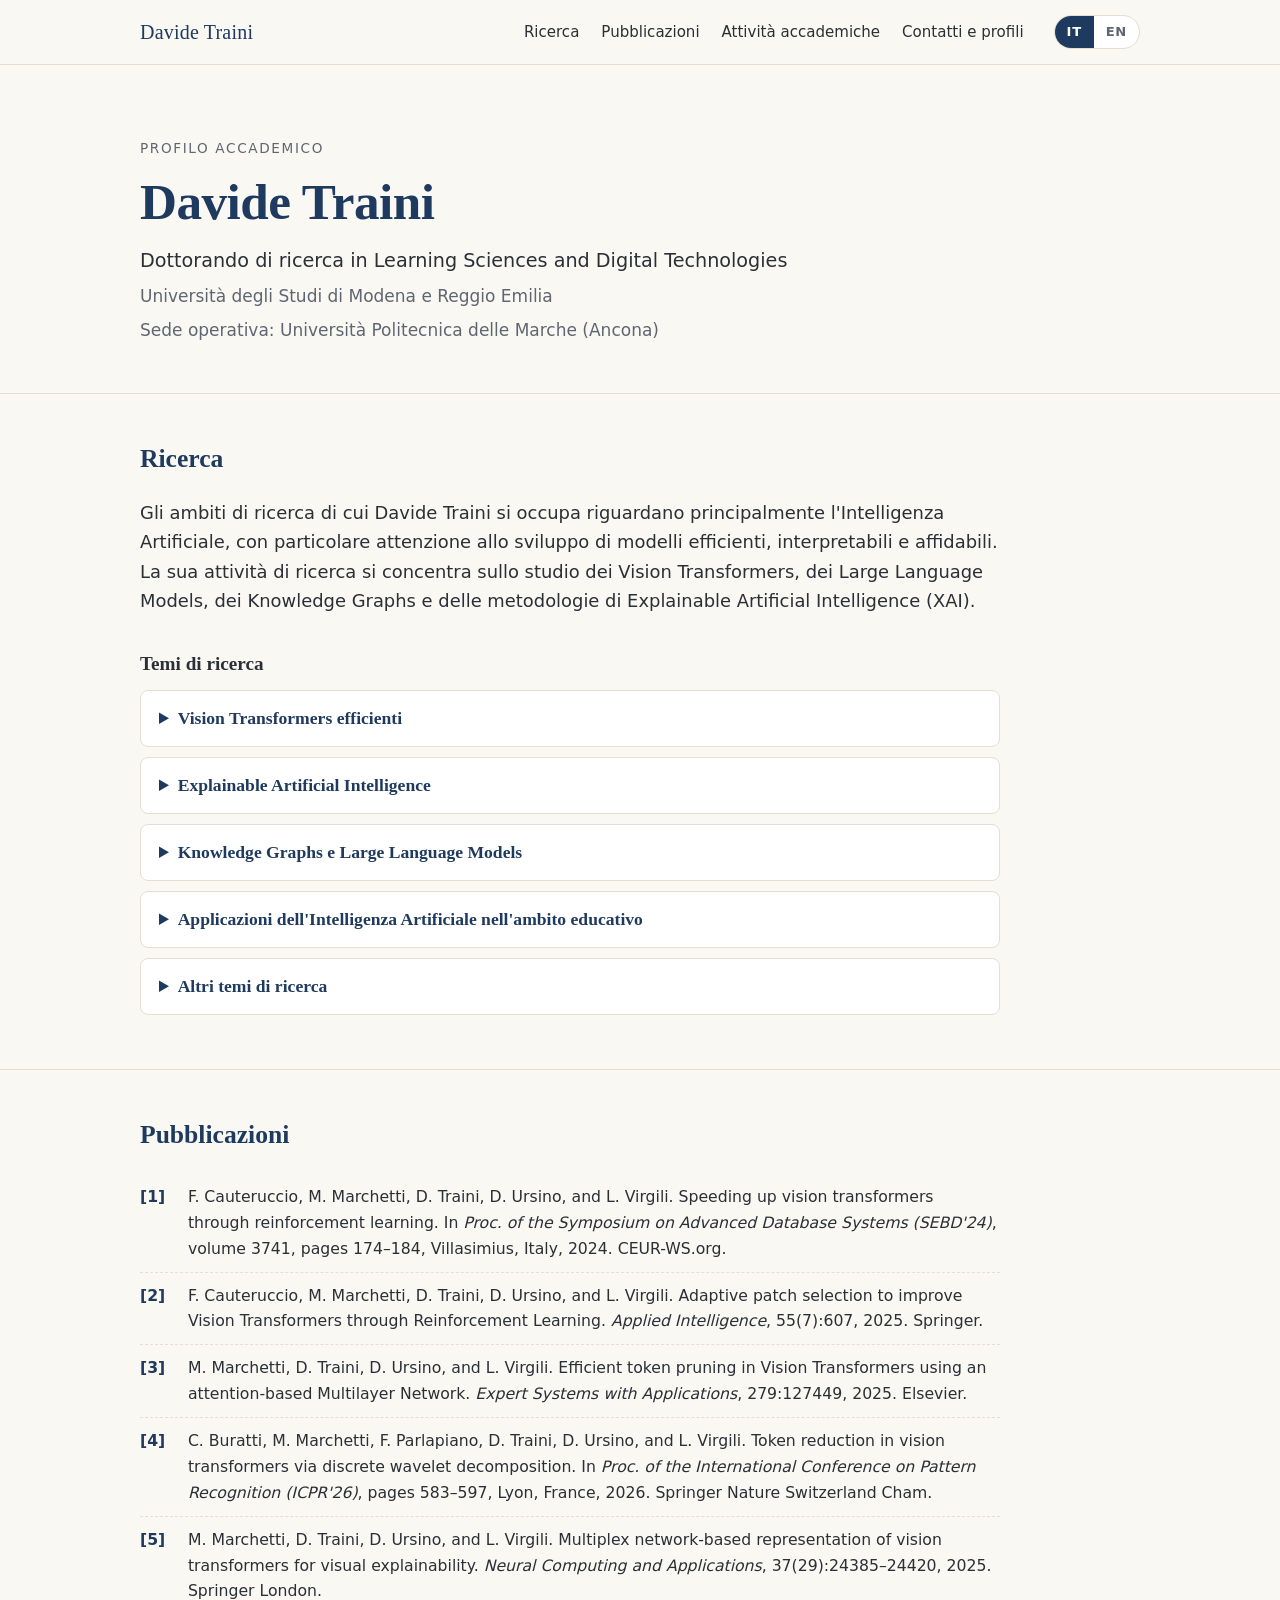
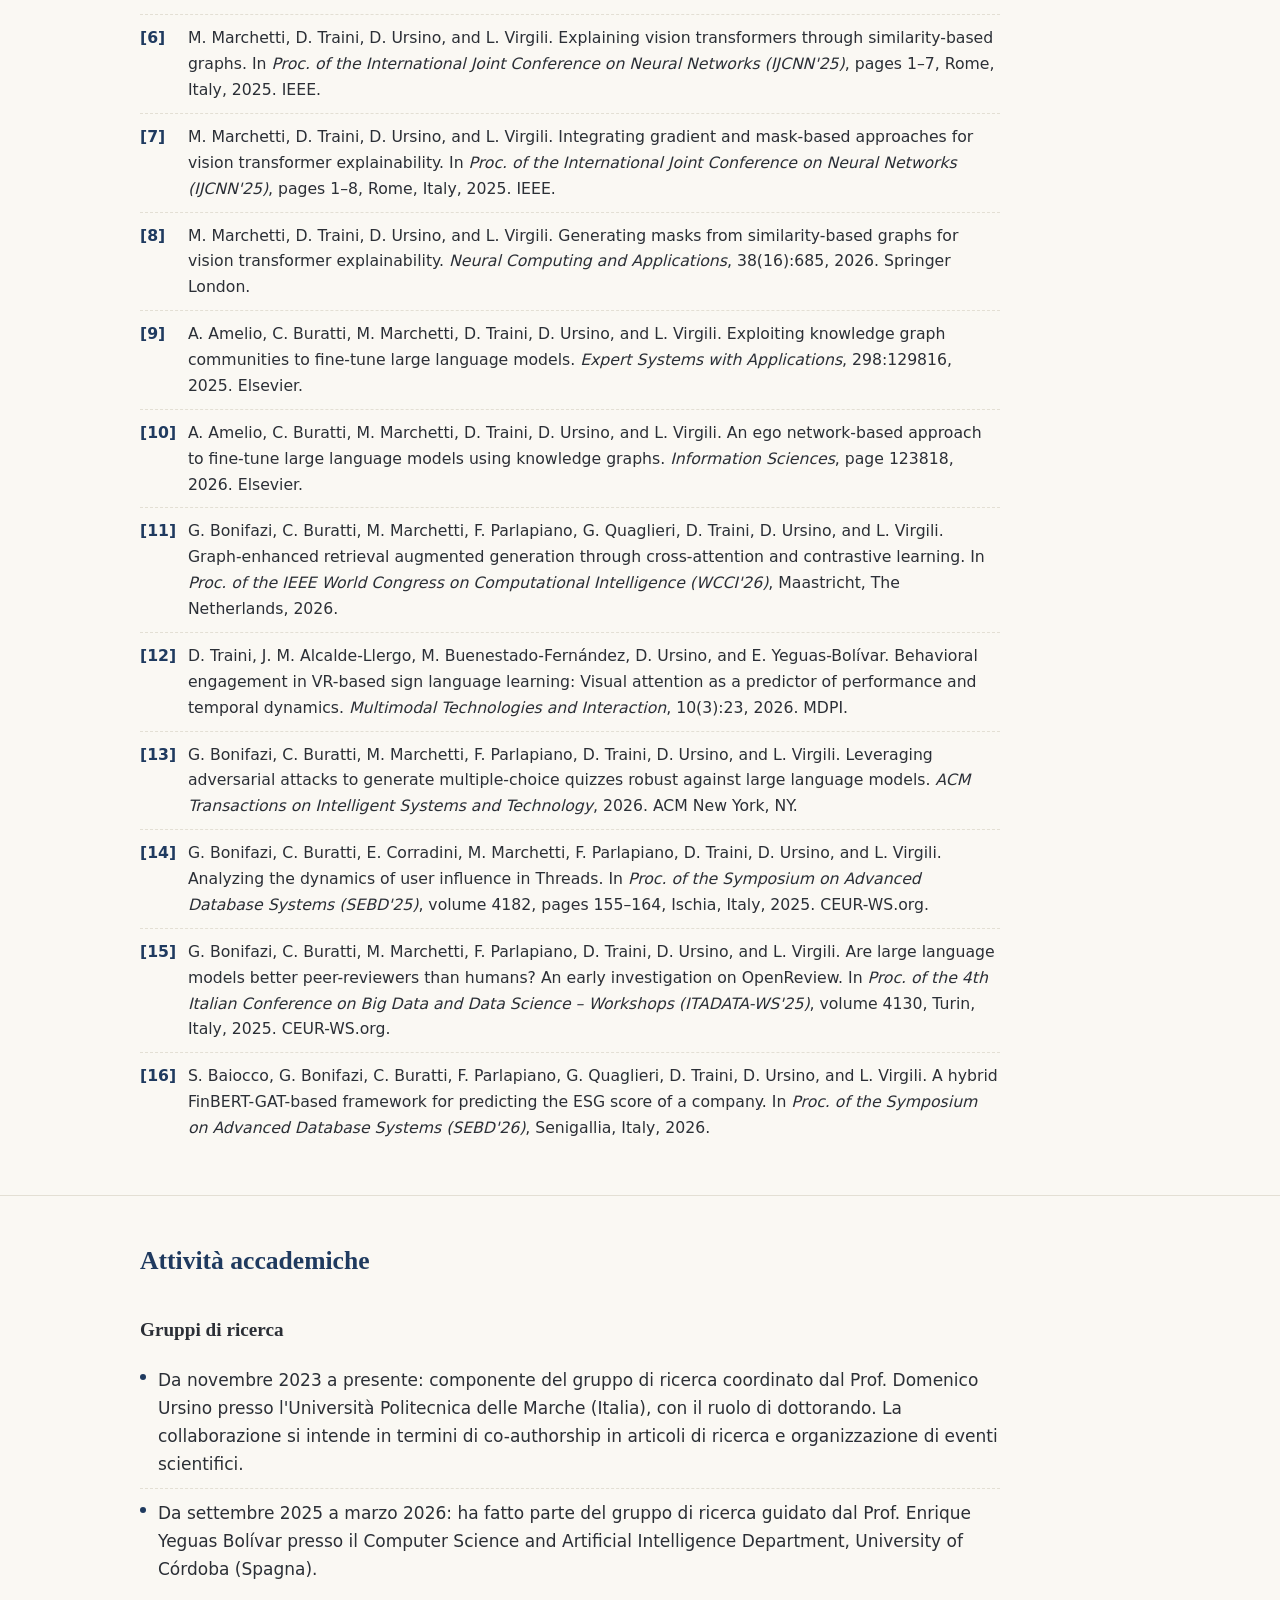
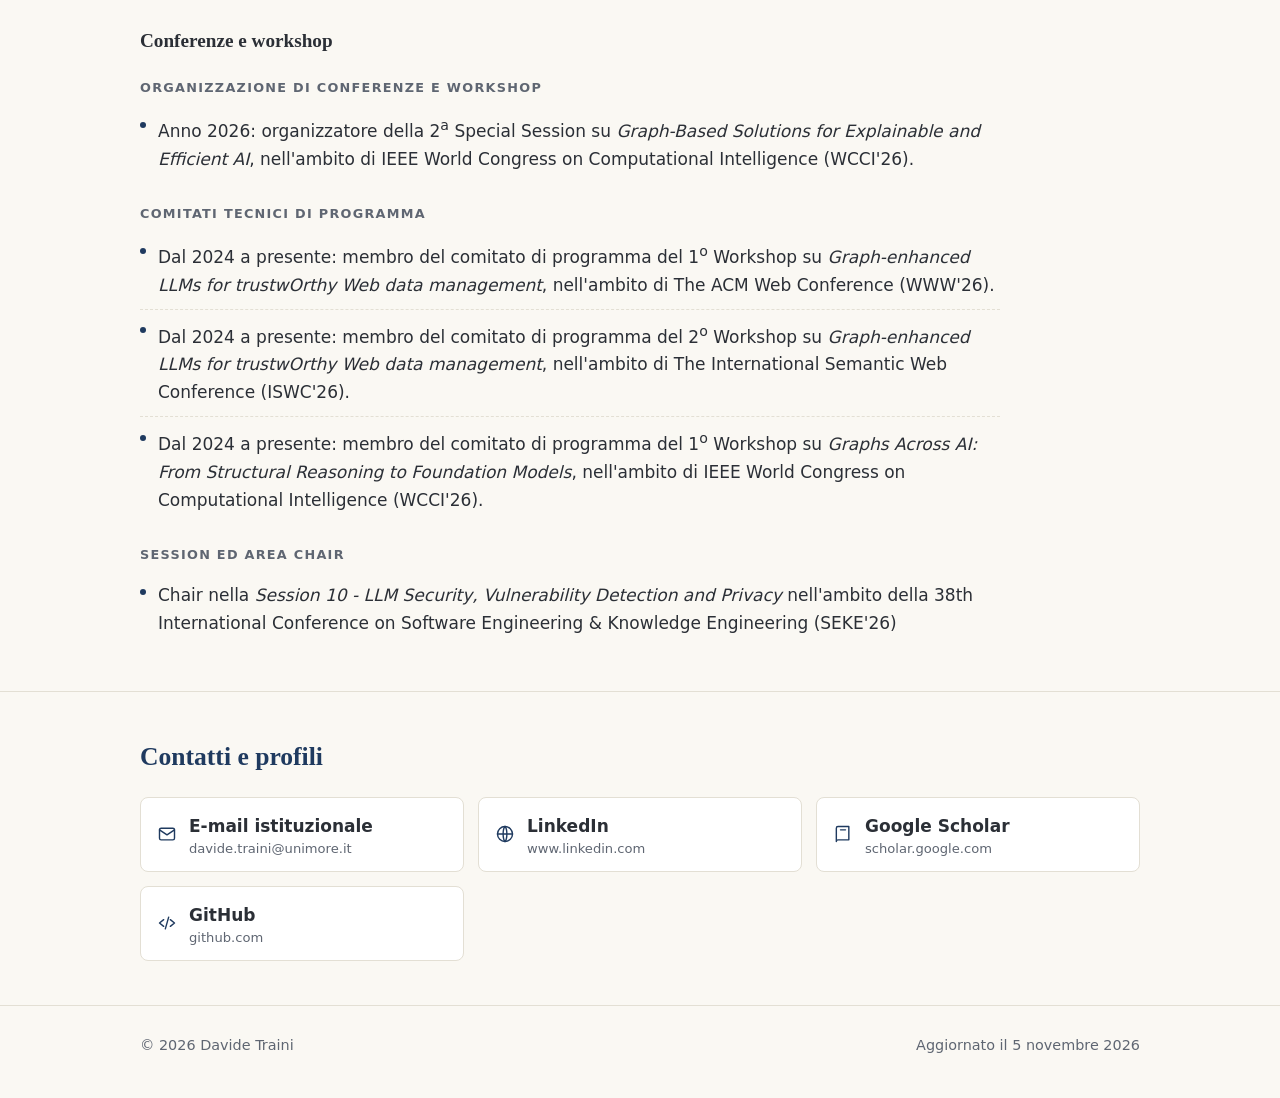
<file: index.html>
<!doctype html>
<html lang="it">
<head>
<meta charset="utf-8">
<meta name="viewport" content="width=device-width, initial-scale=1">
<title>Davide Traini — Dottorando di ricerca</title>
<meta name="description" content="Davide Traini — Dottorando di ricerca in Learning Sciences and Digital Technologies, Università degli Studi di Modena e Reggio Emilia">
<meta name="theme-color" content="#1f3a5f">
<link rel="canonical" href="https://DavideTraini.github.io/">
<link rel="alternate" hreflang="it" href="https://DavideTraini.github.io/">
<link rel="alternate" hreflang="en" href="https://DavideTraini.github.io/en/">
<link rel="alternate" hreflang="x-default" href="https://DavideTraini.github.io/">
<meta property="og:type" content="website">
<meta property="og:title" content="Davide Traini — Dottorando di ricerca">
<meta property="og:description" content="Davide Traini — Dottorando di ricerca in Learning Sciences and Digital Technologies, Università degli Studi di Modena e Reggio Emilia">
<meta property="og:url" content="https://DavideTraini.github.io/">
<link rel="icon" href="assets/favicon.svg" type="image/svg+xml">
<link rel="stylesheet" href="assets/css/style.css">
<script type="application/ld+json">{"@context": "https://schema.org", "@type": "Person", "name": "Davide Traini", "jobTitle": "Dottorando di ricerca", "affiliation": {"@type": "Organization", "name": "Università degli Studi di Modena e Reggio Emilia"}, "url": "https://DavideTraini.github.io/", "inLanguage": "it", "sameAs": ["https://www.linkedin.com/in/davide-traini-65baa5281/", "https://scholar.google.com/citations?user=O7ZSzG0AAAAJ", "https://github.com/DavideTraini"]}</script>
</head>
<body>
<a class="skip" href="#main">Vai al contenuto</a>
<header class="site-header"><div class="wrap"><a class="brand" href="index.html">Davide Traini</a><nav class="nav" aria-label="Principale"><a href="#research">Ricerca</a><a href="#publications">Pubblicazioni</a><a href="#activities">Attività accademiche</a><a href="#contact">Contatti e profili</a></nav><span class="lang" role="group" aria-label="Lingua"><a href="index.html" hreflang="it" lang="it" aria-current="true">IT</a><a href="en/index.html" hreflang="en" lang="en">EN</a></span></div></header>
<main id="main">
<section class="hero"><div class="wrap"><div class="grid"><div>
<p class="eyebrow">Profilo accademico</p><h1>Davide Traini</h1>
<p class="role">Dottorando di ricerca in Learning Sciences and Digital Technologies</p>
<p class="affil">Università degli Studi di Modena e Reggio Emilia</p>
<p class="affil">Sede operativa: Università Politecnica delle Marche (Ancona)</p>
</div></div></div></section>
<section class="block" id="research"><div class="wrap narrow"><h2>Ricerca</h2><p class="lead">Gli ambiti di ricerca di cui Davide Traini si occupa riguardano principalmente l'Intelligenza Artificiale, con particolare attenzione allo sviluppo di modelli efficienti, interpretabili e affidabili. La sua attività di ricerca si concentra sullo studio dei Vision Transformers, dei Large Language Models, dei Knowledge Graphs e delle metodologie di Explainable Artificial Intelligence (XAI).</p><h3>Temi di ricerca</h3><details class="theme"><summary>Vision Transformers efficienti</summary><div><p><strong>Sviluppo di strategie di token pruning e selezione delle componenti più informative, basate su meccanismi di attenzione o Reinforcement Learning, al fine di ridurre la complessità dei modelli preservandone le prestazioni.</strong></p><p>L'ottimizzazione dei Vision Transformer rappresenta uno dei filoni di ricerca principali di Davide Traini, motivato dall'esigenza di ridurre il costo computazionale di questi modelli senza comprometterne le prestazioni. In [<a class="cite" href="#pub-1">1</a>] viene proposto un primo approccio basato sul Reinforcement Learning per accelerare il funzionamento dei ViT, individuando dinamicamente le patch più informative da elaborare e scartando quelle ridondanti. Tale lavoro è stato successivamente esteso in [<a class="cite" href="#pub-2">2</a>], dove la selezione adattiva delle patch viene integrata in un framework più maturo, capace di adattarsi a diverse architetture e di garantire un miglior compromesso tra accuratezza e velocità di inferenza. In [<a class="cite" href="#pub-3">3</a>] il problema del token pruning viene affrontato da una prospettiva complementare, introducendo una rete multilayer basata sui pesi di attenzione per identificare i token meno rilevanti ai fini della classificazione, mostrando come la teoria delle reti possa fornire strumenti efficaci anche per l'ottimizzazione strutturale dei modelli. Il tema della riduzione dei token viene inoltre affrontato adottando strumenti propri dell'elaborazione del segnale in [<a class="cite" href="#pub-4">4</a>], dove viene proposta una tecnica basata sulla decomposizione in wavelet discrete per individuare ed eliminare i token meno informativi, offrendo così una prospettiva alternativa e complementare a quelle basate sull'attenzione o sul Reinforcement Learning.</p></div></details><details class="theme"><summary>Explainable Artificial Intelligence</summary><div><p><strong>Sviluppo di framework innovativi per analizzare il comportamento dei Vision Transformers e rendere maggiormente comprensibili le relazioni tra i token e i processi decisionali dei modelli.</strong></p><p>Parallelamente al lavoro sull'efficienza, Davide Traini ha approfondito il tema della spiegabilità dei Vision Transformer, adottando strumenti propri della Network Science. In [<a class="cite" href="#pub-5">5</a>] viene proposta una rappresentazione multiplex dei ViT, in cui le relazioni tra i token attraverso i diversi layer e le diverse teste di attenzione vengono modellate come una rete multistrato, consentendo di individuare pattern ricorrenti nel modo in cui il modello elabora l'informazione visiva. Questo filone è ulteriormente sviluppato in [<a class="cite" href="#pub-6">6</a>], dove l'attenzione viene ricondotta a un grafo di similarità tra token, sfruttato per generare spiegazioni visive delle decisioni del modello. In [<a class="cite" href="#pub-7">7</a>] tale approccio viene arricchito integrando tecniche gradient-based con metodi basati su maschere, al fine di ottenere spiegazioni più robuste e complementari rispetto a quelle ottenibili con un singolo metodo, confermando l'utilità di combinare prospettive diverse nell'analisi dell'explainability. Il filone basato sui grafi di similarità trova un ulteriore sviluppo in [<a class="cite" href="#pub-8">8</a>], dove tali grafi vengono impiegati per generare direttamente le maschere di rilevanza, rendendo il processo di produzione delle spiegazioni più diretto e maggiormente integrato con la rappresentazione strutturale del modello.</p></div></details><details class="theme"><summary>Knowledge Graphs e Large Language Models</summary><div><p><strong>Studio dell'integrazione tra rappresentazioni semantiche basate su grafi e LLM, per rendere più efficiente l'addestramento dei modelli e per migliorare le prestazioni nei sistemi RAG.</strong></p><p>Un ulteriore ambito di ricerca riguarda l'integrazione tra rappresentazioni semantiche basate su grafi e i moderni Large Language Models. In [<a class="cite" href="#pub-9">9</a>] viene proposto un metodo per sfruttare le comunità individuate all'interno di un Knowledge Graph al fine di guidare il fine-tuning di un LLM, migliorando la coerenza semantica delle risposte generate. Tale approccio viene ripreso e raffinato in [<a class="cite" href="#pub-10">10</a>], dove si introduce una strategia basata sugli ego network per selezionare in modo mirato le porzioni di conoscenza più rilevanti da utilizzare nella fase di addestramento, con l'obiettivo di rendere il processo più efficiente anche in presenza di grafi di grandi dimensioni. Nell'ottica di potenziare ulteriormente i sistemi di Retrieval-Augmented Generation, in [<a class="cite" href="#pub-11">11</a>] viene proposto un framework che integra meccanismi di cross-attention e apprendimento contrastivo con rappresentazioni a grafo, migliorando la capacità del sistema di recuperare e combinare le informazioni rilevanti durante la fase di generazione delle risposte.</p></div></details><details class="theme"><summary>Applicazioni dell&#x27;Intelligenza Artificiale nell&#x27;ambito educativo</summary><div><p><strong>Utilizzo dell'Intelligenza Artificiale per favorire l'apprendimento di studenti con bisogni educativi speciali, o come strumento a supporto degli insegnanti.</strong></p><p>Accanto ai temi più propriamente metodologici, Davide Traini si è dedicato anche ad applicazioni dell'Intelligenza Artificiale nel contesto educativo, con particolare attenzione all'inclusione. In [<a class="cite" href="#pub-12">12</a>] viene analizzato l'engagement comportamentale di studenti impegnati nell'apprendimento della lingua dei segni attraverso ambienti di realtà virtuale, utilizzando l'attenzione visiva come predittore delle prestazioni e delle dinamiche temporali di apprendimento. Tale lavoro si inserisce in un filone di ricerca più ampio volto a comprendere come le tecnologie immersive e l'Intelligenza Artificiale possano supportare studenti con bisogni educativi speciali e fornire agli insegnanti strumenti più efficaci per personalizzare i percorsi didattici. Il lavoro descritto in [<a class="cite" href="#pub-13">13</a>] si colloca invece in ambito più strettamente didattico, affrontando il problema dell'uso improprio dei Large Language Models da parte degli studenti in fase di verifica. L'obiettivo è la generazione automatica di quiz a risposta multipla realizzati sfruttando tecniche di attacco avversariale, progettati in modo da risultare difficili da risolvere correttamente per un LLM pur restando chiari e affrontabili per uno studente, così da scoraggiare il ricorso a questi strumenti per rispondere in modo scorretto alle verifiche.</p></div></details><details class="theme"><summary>Altri temi di ricerca</summary><div><p><strong>Attività di ricerca su argomenti ulteriori rispetto ai filoni principali, riguardanti l'analisi di reti sociali e l'impiego dei Large Language Models in contesti applicativi diversi da quelli sopra descritti.</strong></p><p>Accanto ai filoni di ricerca principali, Davide Traini ha condotto studi su temi ulteriori, non direttamente riconducibili alle aree precedenti. In [<a class="cite" href="#pub-14">14</a>] viene analizzata la dinamica di influenza degli utenti sulla piattaforma Threads, indagando come specifici pattern di interazione contribuiscano alla diffusione dell'informazione all'interno della rete. In [<a class="cite" href="#pub-15">15</a>] viene invece esplorata la capacità dei Large Language Models di svolgere il ruolo di revisori scientifici, confrontandone le prestazioni con quelle di revisori umani su OpenReview, un'indagine che si inserisce nel più ampio dibattito sull'affidabilità e sui limiti dell'IA generativa in compiti che richiedono giudizio critico ed esperto. Un ulteriore contributo in ambito applicativo è rappresentato da [<a class="cite" href="#pub-16">16</a>], in cui viene proposto un framework ibrido che combina un modello FinBERT con una rete Graph Attention (GAT) per la predizione del punteggio ESG (Environmental, Social and Governance) di un'azienda.</p></div></details></div></section>
<section class="block" id="publications"><div class="wrap narrow"><h2>Pubblicazioni</h2><ol class="pubs"><li id="pub-1"><span class="num">[1]</span><span>F. Cauteruccio, M. Marchetti, D. Traini, D. Ursino, and L. Virgili. Speeding up vision transformers through reinforcement learning. In <em>Proc. of the Symposium on Advanced Database Systems (SEBD&#x27;24)</em>, volume 3741, pages 174–184, Villasimius, Italy, 2024. CEUR-WS.org.</span></li><li id="pub-2"><span class="num">[2]</span><span>F. Cauteruccio, M. Marchetti, D. Traini, D. Ursino, and L. Virgili. Adaptive patch selection to improve Vision Transformers through Reinforcement Learning. <em>Applied Intelligence</em>, 55(7):607, 2025. Springer.</span></li><li id="pub-3"><span class="num">[3]</span><span>M. Marchetti, D. Traini, D. Ursino, and L. Virgili. Efficient token pruning in Vision Transformers using an attention-based Multilayer Network. <em>Expert Systems with Applications</em>, 279:127449, 2025. Elsevier.</span></li><li id="pub-4"><span class="num">[4]</span><span>C. Buratti, M. Marchetti, F. Parlapiano, D. Traini, D. Ursino, and L. Virgili. Token reduction in vision transformers via discrete wavelet decomposition. In <em>Proc. of the International Conference on Pattern Recognition (ICPR&#x27;26)</em>, pages 583–597, Lyon, France, 2026. Springer Nature Switzerland Cham.</span></li><li id="pub-5"><span class="num">[5]</span><span>M. Marchetti, D. Traini, D. Ursino, and L. Virgili. Multiplex network-based representation of vision transformers for visual explainability. <em>Neural Computing and Applications</em>, 37(29):24385–24420, 2025. Springer London.</span></li><li id="pub-6"><span class="num">[6]</span><span>M. Marchetti, D. Traini, D. Ursino, and L. Virgili. Explaining vision transformers through similarity-based graphs. In <em>Proc. of the International Joint Conference on Neural Networks (IJCNN&#x27;25)</em>, pages 1–7, Rome, Italy, 2025. IEEE.</span></li><li id="pub-7"><span class="num">[7]</span><span>M. Marchetti, D. Traini, D. Ursino, and L. Virgili. Integrating gradient and mask-based approaches for vision transformer explainability. In <em>Proc. of the International Joint Conference on Neural Networks (IJCNN&#x27;25)</em>, pages 1–8, Rome, Italy, 2025. IEEE.</span></li><li id="pub-8"><span class="num">[8]</span><span>M. Marchetti, D. Traini, D. Ursino, and L. Virgili. Generating masks from similarity-based graphs for vision transformer explainability. <em>Neural Computing and Applications</em>, 38(16):685, 2026. Springer London.</span></li><li id="pub-9"><span class="num">[9]</span><span>A. Amelio, C. Buratti, M. Marchetti, D. Traini, D. Ursino, and L. Virgili. Exploiting knowledge graph communities to fine-tune large language models. <em>Expert Systems with Applications</em>, 298:129816, 2025. Elsevier.</span></li><li id="pub-10"><span class="num">[10]</span><span>A. Amelio, C. Buratti, M. Marchetti, D. Traini, D. Ursino, and L. Virgili. An ego network-based approach to fine-tune large language models using knowledge graphs. <em>Information Sciences</em>, page 123818, 2026. Elsevier.</span></li><li id="pub-11"><span class="num">[11]</span><span>G. Bonifazi, C. Buratti, M. Marchetti, F. Parlapiano, G. Quaglieri, D. Traini, D. Ursino, and L. Virgili. Graph-enhanced retrieval augmented generation through cross-attention and contrastive learning. In <em>Proc. of the IEEE World Congress on Computational Intelligence (WCCI&#x27;26)</em>, Maastricht, The Netherlands, 2026.</span></li><li id="pub-12"><span class="num">[12]</span><span>D. Traini, J. M. Alcalde-Llergo, M. Buenestado-Fernández, D. Ursino, and E. Yeguas-Bolívar. Behavioral engagement in VR-based sign language learning: Visual attention as a predictor of performance and temporal dynamics. <em>Multimodal Technologies and Interaction</em>, 10(3):23, 2026. MDPI.</span></li><li id="pub-13"><span class="num">[13]</span><span>G. Bonifazi, C. Buratti, M. Marchetti, F. Parlapiano, D. Traini, D. Ursino, and L. Virgili. Leveraging adversarial attacks to generate multiple-choice quizzes robust against large language models. <em>ACM Transactions on Intelligent Systems and Technology</em>, 2026. ACM New York, NY.</span></li><li id="pub-14"><span class="num">[14]</span><span>G. Bonifazi, C. Buratti, E. Corradini, M. Marchetti, F. Parlapiano, D. Traini, D. Ursino, and L. Virgili. Analyzing the dynamics of user influence in Threads. In <em>Proc. of the Symposium on Advanced Database Systems (SEBD&#x27;25)</em>, volume 4182, pages 155–164, Ischia, Italy, 2025. CEUR-WS.org.</span></li><li id="pub-15"><span class="num">[15]</span><span>G. Bonifazi, C. Buratti, M. Marchetti, F. Parlapiano, D. Traini, D. Ursino, and L. Virgili. Are large language models better peer-reviewers than humans? An early investigation on OpenReview. In <em>Proc. of the 4th Italian Conference on Big Data and Data Science – Workshops (ITADATA-WS&#x27;25)</em>, volume 4130, Turin, Italy, 2025. CEUR-WS.org.</span></li><li id="pub-16"><span class="num">[16]</span><span>S. Baiocco, G. Bonifazi, C. Buratti, F. Parlapiano, G. Quaglieri, D. Traini, D. Ursino, and L. Virgili. A hybrid FinBERT-GAT-based framework for predicting the ESG score of a company. In <em>Proc. of the Symposium on Advanced Database Systems (SEBD&#x27;26)</em>, Senigallia, Italy, 2026.</span></li></ol></div></section>
<section class="block" id="activities"><div class="wrap narrow"><h2>Attività accademiche</h2><h3>Gruppi di ricerca</h3><ul class="entries"><li>Da novembre 2023 a presente: componente del gruppo di ricerca coordinato dal Prof. Domenico Ursino presso l'Università Politecnica delle Marche (Italia), con il ruolo di dottorando. La collaborazione si intende in termini di co-authorship in articoli di ricerca e organizzazione di eventi scientifici.</li><li>Da settembre 2025 a marzo 2026: ha fatto parte del gruppo di ricerca guidato dal Prof. Enrique Yeguas Bolívar presso il Computer Science and Artificial Intelligence Department, University of Córdoba (Spagna).</li></ul><h3>Conferenze e workshop</h3><h4>Organizzazione di conferenze e workshop</h4><ul class="entries"><li>Anno 2026: organizzatore della 2<sup>a</sup> Special Session su <em>Graph-Based Solutions for Explainable and Efficient AI</em>, nell'ambito di IEEE World Congress on Computational Intelligence (WCCI'26).</li></ul><h4>Comitati tecnici di programma</h4><ul class="entries"><li>Dal 2024 a presente: membro del comitato di programma del 1<sup>o</sup> Workshop su <em>Graph-enhanced LLMs for trustwOrthy Web data management</em>, nell'ambito di The ACM Web Conference (WWW'26).</li><li>Dal 2024 a presente: membro del comitato di programma del 2<sup>o</sup> Workshop su <em>Graph-enhanced LLMs for trustwOrthy Web data management</em>, nell'ambito di The International Semantic Web Conference (ISWC'26).</li><li>Dal 2024 a presente: membro del comitato di programma del 1<sup>o</sup> Workshop su <em>Graphs Across AI: From Structural Reasoning to Foundation Models</em>, nell'ambito di IEEE World Congress on Computational Intelligence (WCCI'26).</li></ul><h4>Session ed Area Chair</h4><ul class="entries"><li>Chair nella <em>Session 10 - LLM Security, Vulnerability Detection and Privacy</em> nell'ambito della 38th International Conference on Software Engineering &amp; Knowledge Engineering (SEKE'26)</li></ul></div></section>
<section class="block" id="contact"><div class="wrap"><h2>Contatti e profili</h2>
<ul class="cards">
<li class="card"><a href="&#109;&#97;&#105;&#108;&#116;&#111;&#58;&#100;&#97;&#118;&#105;&#100;&#101;&#46;&#116;&#114;&#97;&#105;&#110;&#105;&#64;&#117;&#110;&#105;&#109;&#111;&#114;&#101;&#46;&#105;&#116;"><svg viewBox="0 0 24 24" fill="none" stroke="currentColor" stroke-width="1.7" stroke-linecap="round" stroke-linejoin="round" aria-hidden="true"><rect x="3" y="5" width="18" height="14" rx="2"/><path d="m3 7 9 6 9-6"/></svg><span><span class="t">E-mail istituzionale</span><small>&#100;&#97;&#118;&#105;&#100;&#101;&#46;&#116;&#114;&#97;&#105;&#110;&#105;&#64;&#117;&#110;&#105;&#109;&#111;&#114;&#101;&#46;&#105;&#116;</small></span></a></li>
<li class="card"><a href="https://www.linkedin.com/in/davide-traini-65baa5281/" rel="me noopener"><svg viewBox="0 0 24 24" fill="none" stroke="currentColor" stroke-width="1.7" stroke-linecap="round" stroke-linejoin="round" aria-hidden="true"><circle cx="12" cy="12" r="9"/><path d="M3 12h18M12 3c3 3.2 3 14.8 0 18M12 3c-3 3.2-3 14.8 0 18"/></svg><span><span class="t">LinkedIn</span><small>www.linkedin.com</small></span></a></li>
<li class="card"><a href="https://scholar.google.com/citations?user=O7ZSzG0AAAAJ" rel="me noopener"><svg viewBox="0 0 24 24" fill="none" stroke="currentColor" stroke-width="1.7" stroke-linecap="round" stroke-linejoin="round" aria-hidden="true"><path d="M4 5a2 2 0 0 1 2-2h13v16H6a2 2 0 0 0-2 2zM4 19V5M9 7h6"/></svg><span><span class="t">Google Scholar</span><small>scholar.google.com</small></span></a></li>
<li class="card"><a href="https://github.com/DavideTraini" rel="me noopener"><svg viewBox="0 0 24 24" fill="none" stroke="currentColor" stroke-width="1.7" stroke-linecap="round" stroke-linejoin="round" aria-hidden="true"><path d="m8 8-5 4 5 4M16 8l5 4-5 4M14 5l-4 14"/></svg><span><span class="t">GitHub</span><small>github.com</small></span></a></li>
</ul></div></section>
</main>
<footer class="site-footer"><div class="wrap"><span>© 2026 Davide Traini</span><span>Aggiornato il 5 novembre 2026</span></div></footer>
</body>
</html>
</file>
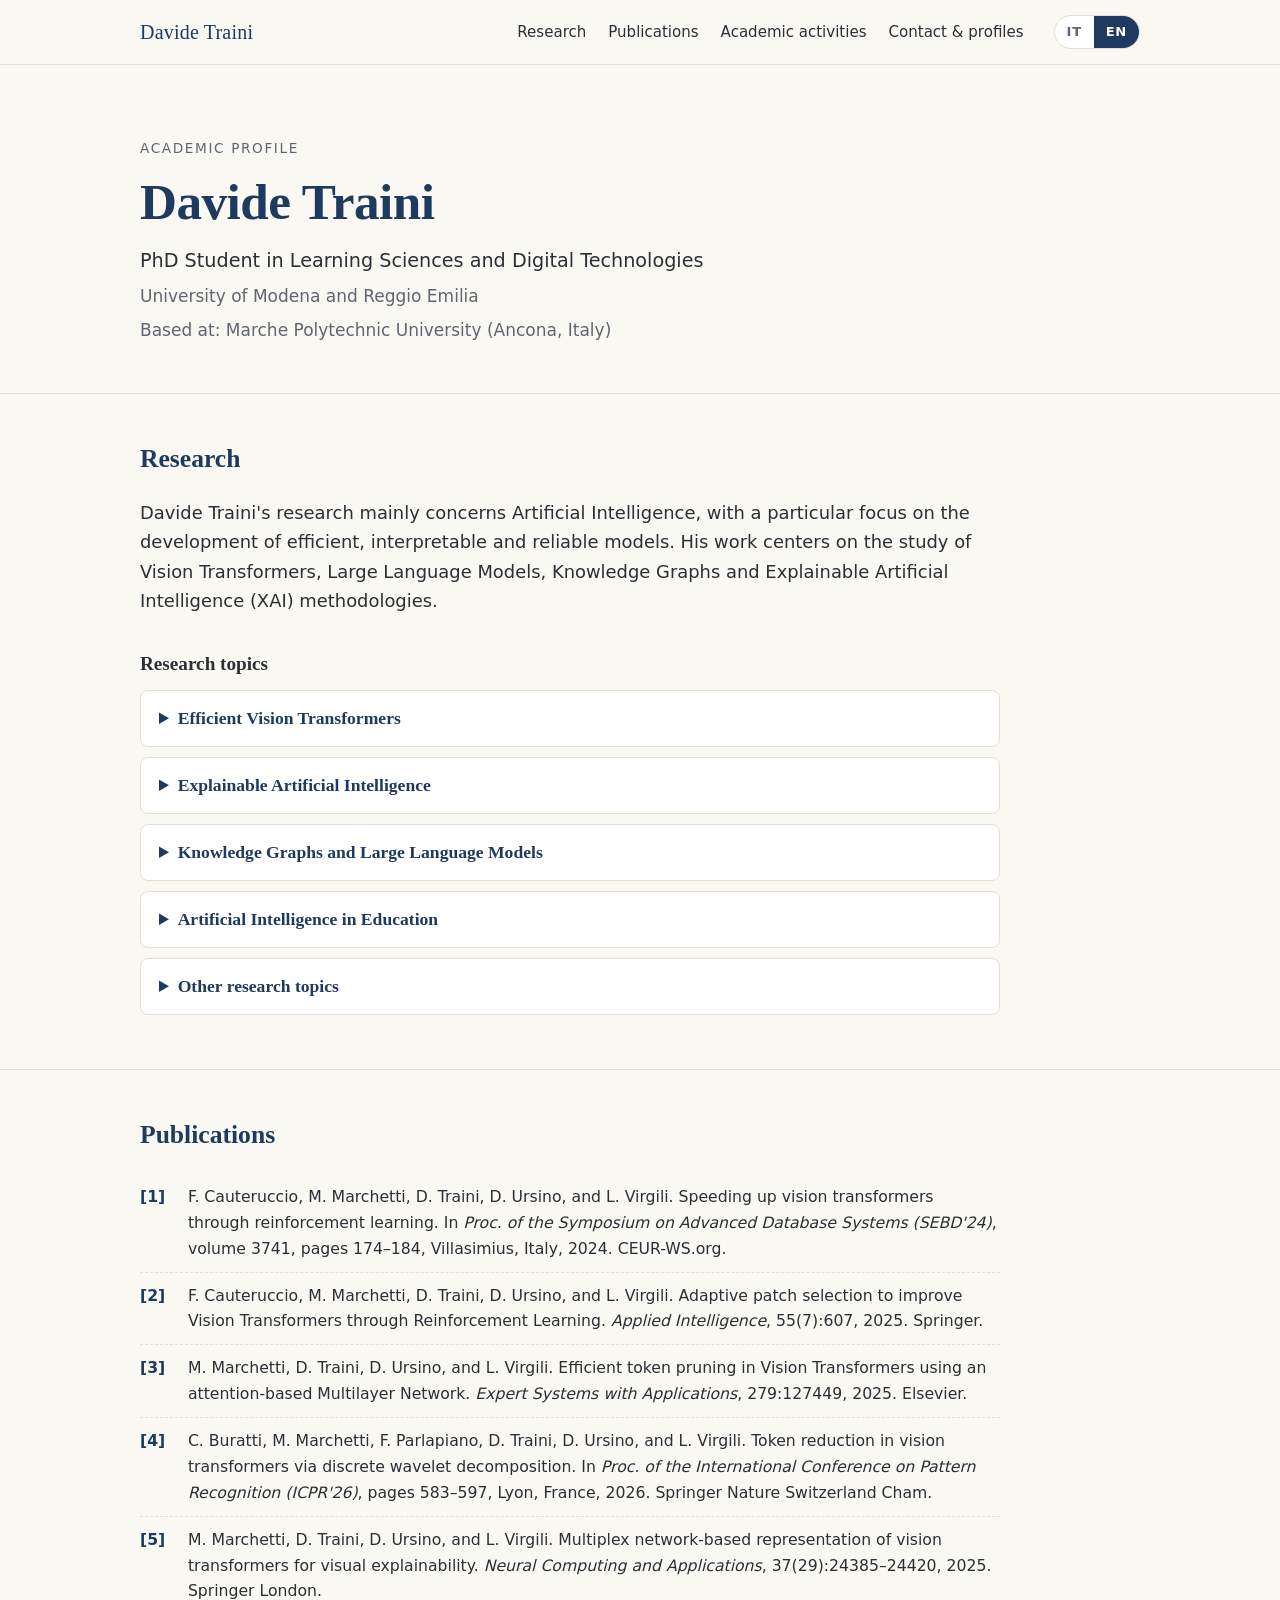
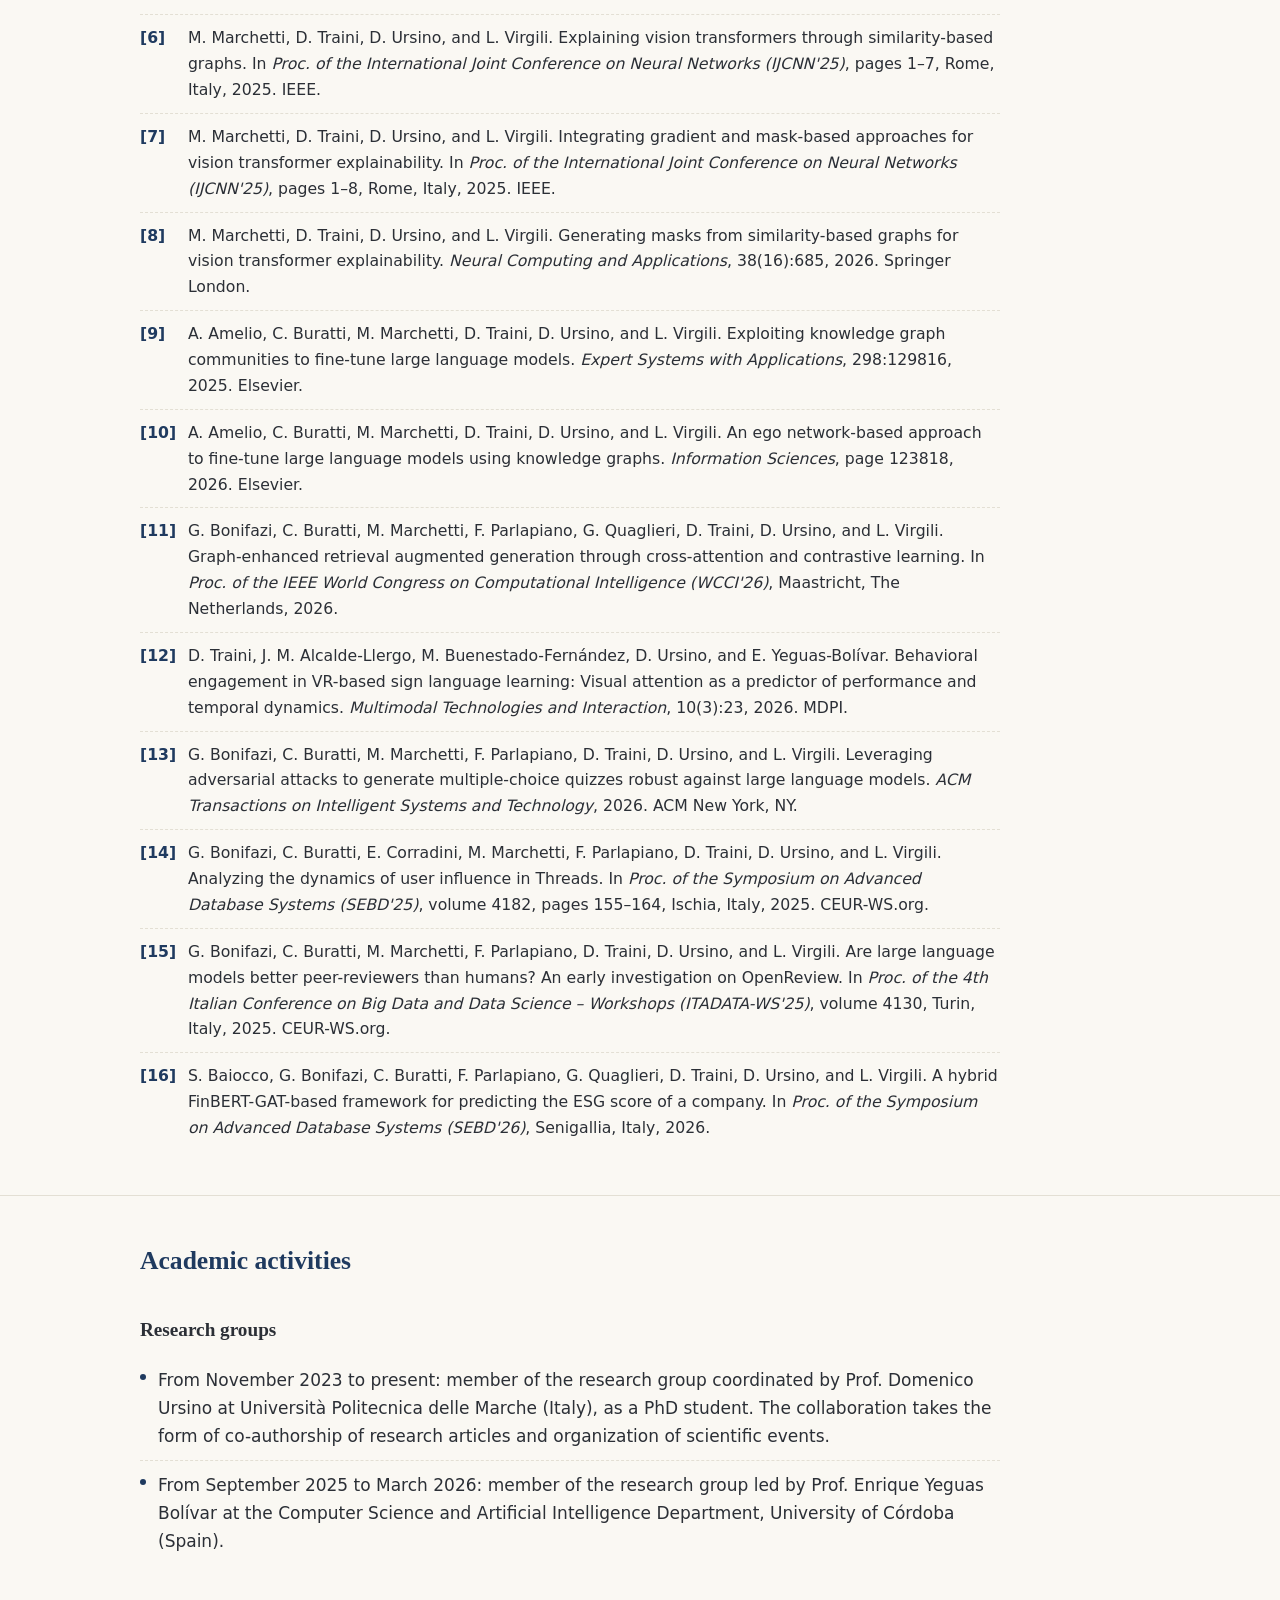
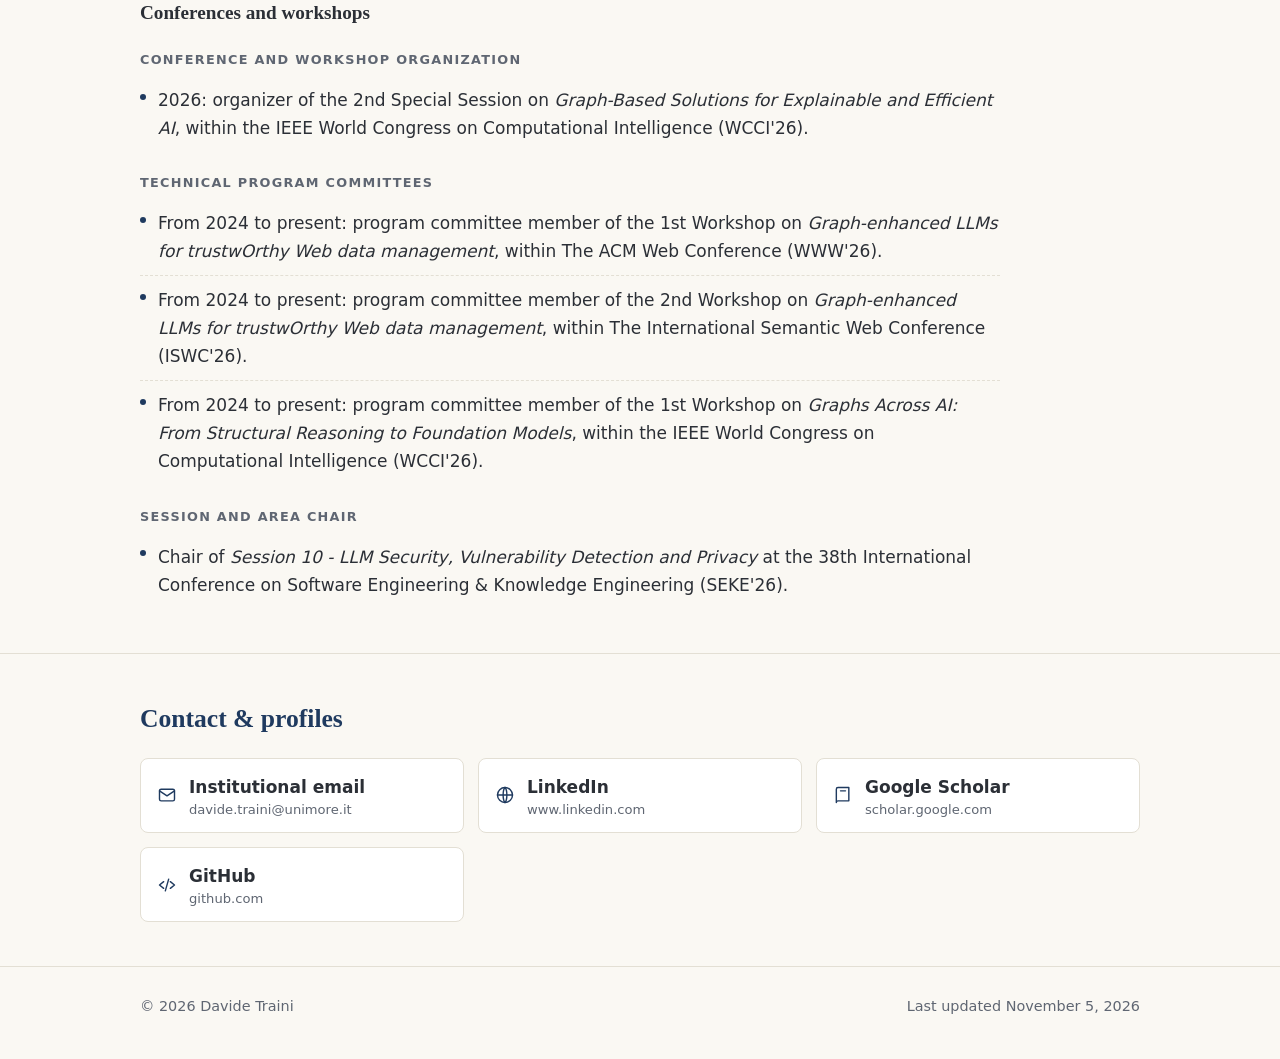
<file: en/index.html>
<!doctype html>
<html lang="en">
<head>
<meta charset="utf-8">
<meta name="viewport" content="width=device-width, initial-scale=1">
<title>Davide Traini — PhD Student</title>
<meta name="description" content="Davide Traini — PhD Student in Learning Sciences and Digital Technologies, University of Modena and Reggio Emilia">
<meta name="theme-color" content="#1f3a5f">
<link rel="canonical" href="https://DavideTraini.github.io/en/">
<link rel="alternate" hreflang="it" href="https://DavideTraini.github.io/">
<link rel="alternate" hreflang="en" href="https://DavideTraini.github.io/en/">
<link rel="alternate" hreflang="x-default" href="https://DavideTraini.github.io/">
<meta property="og:type" content="website">
<meta property="og:title" content="Davide Traini — PhD Student">
<meta property="og:description" content="Davide Traini — PhD Student in Learning Sciences and Digital Technologies, University of Modena and Reggio Emilia">
<meta property="og:url" content="https://DavideTraini.github.io/en/">
<link rel="icon" href="../assets/favicon.svg" type="image/svg+xml">
<link rel="stylesheet" href="../assets/css/style.css">
<script type="application/ld+json">{"@context": "https://schema.org", "@type": "Person", "name": "Davide Traini", "jobTitle": "PhD Student", "affiliation": {"@type": "Organization", "name": "University of Modena and Reggio Emilia"}, "url": "https://DavideTraini.github.io/en/", "inLanguage": "en", "sameAs": ["https://www.linkedin.com/in/davide-traini-65baa5281/", "https://scholar.google.com/citations?user=O7ZSzG0AAAAJ", "https://github.com/DavideTraini"]}</script>
</head>
<body>
<a class="skip" href="#main">Skip to content</a>
<header class="site-header"><div class="wrap"><a class="brand" href="index.html">Davide Traini</a><nav class="nav" aria-label="Main"><a href="#research">Research</a><a href="#publications">Publications</a><a href="#activities">Academic activities</a><a href="#contact">Contact &amp; profiles</a></nav><span class="lang" role="group" aria-label="Language"><a href="../index.html" hreflang="it" lang="it">IT</a><a href="index.html" hreflang="en" lang="en" aria-current="true">EN</a></span></div></header>
<main id="main">
<section class="hero"><div class="wrap"><div class="grid"><div>
<p class="eyebrow">Academic profile</p><h1>Davide Traini</h1>
<p class="role">PhD Student in Learning Sciences and Digital Technologies</p>
<p class="affil">University of Modena and Reggio Emilia</p>
<p class="affil">Based at: Marche Polytechnic University (Ancona, Italy)</p>
</div></div></div></section>
<section class="block" id="research"><div class="wrap narrow"><h2>Research</h2><p class="lead">Davide Traini&#x27;s research mainly concerns Artificial Intelligence, with a particular focus on the development of efficient, interpretable and reliable models. His work centers on the study of Vision Transformers, Large Language Models, Knowledge Graphs and Explainable Artificial Intelligence (XAI) methodologies.</p><h3>Research topics</h3><details class="theme"><summary>Efficient Vision Transformers</summary><div><p><strong>Development of token pruning strategies and selection of the most informative components, based on attention mechanisms or Reinforcement Learning, in order to reduce model complexity while preserving performance.</strong></p><p>The optimization of Vision Transformers is one of Davide Traini&#x27;s main research lines, motivated by the need to reduce the computational cost of these models without compromising their performance. [<a class="cite" href="#pub-1">1</a>] proposes a first approach based on Reinforcement Learning to speed up ViTs, dynamically identifying the most informative patches to process and discarding the redundant ones. This work was later extended in [<a class="cite" href="#pub-2">2</a>], where adaptive patch selection is integrated into a more mature framework, able to adapt to different architectures and to ensure a better trade-off between accuracy and inference speed. In [<a class="cite" href="#pub-3">3</a>] the token pruning problem is addressed from a complementary perspective, by introducing a multilayer network based on attention weights to identify the tokens that are least relevant for classification, showing how network theory can provide effective tools also for the structural optimization of models. The topic of token reduction is also addressed with signal-processing tools in [<a class="cite" href="#pub-4">4</a>], where a technique based on the discrete wavelet decomposition is proposed to identify and remove the least informative tokens, thus offering an alternative and complementary perspective to those based on attention or Reinforcement Learning.</p></div></details><details class="theme"><summary>Explainable Artificial Intelligence</summary><div><p><strong>Development of novel frameworks to analyze the behavior of Vision Transformers and to make the relationships among tokens and the models&#x27; decision-making processes more understandable.</strong></p><p>In parallel with the work on efficiency, Davide Traini has investigated the explainability of Vision Transformers, adopting tools from Network Science. [<a class="cite" href="#pub-5">5</a>] proposes a multiplex representation of ViTs, in which the relationships among tokens across the different layers and attention heads are modeled as a multilayer network, making it possible to identify recurring patterns in the way the model processes visual information. This line is further developed in [<a class="cite" href="#pub-6">6</a>], where attention is mapped to a similarity graph among tokens, which is exploited to generate visual explanations of the model&#x27;s decisions. In [<a class="cite" href="#pub-7">7</a>] this approach is enriched by integrating gradient-based techniques with mask-based methods, in order to obtain explanations that are more robust and complementary to those obtainable with a single method, confirming the usefulness of combining different perspectives in explainability analysis. The line based on similarity graphs finds a further development in [<a class="cite" href="#pub-8">8</a>], where such graphs are used to directly generate relevance masks, making the production of explanations more direct and more tightly integrated with the structural representation of the model.</p></div></details><details class="theme"><summary>Knowledge Graphs and Large Language Models</summary><div><p><strong>Study of the integration of graph-based semantic representations and LLMs, to make model training more efficient and to improve performance in RAG systems.</strong></p><p>A further research area concerns the integration of graph-based semantic representations and modern Large Language Models. [<a class="cite" href="#pub-9">9</a>] proposes a method that exploits the communities detected within a Knowledge Graph to guide the fine-tuning of an LLM, improving the semantic coherence of the generated answers. This approach is taken up and refined in [<a class="cite" href="#pub-10">10</a>], which introduces a strategy based on ego networks to selectively choose the most relevant portions of knowledge to use in the training phase, with the goal of making the process more efficient even in the presence of large graphs. With a view to further enhancing Retrieval-Augmented Generation systems, [<a class="cite" href="#pub-11">11</a>] proposes a framework that integrates cross-attention mechanisms and contrastive learning with graph representations, improving the system&#x27;s ability to retrieve and combine relevant information while generating answers.</p></div></details><details class="theme"><summary>Artificial Intelligence in Education</summary><div><p><strong>Use of Artificial Intelligence to support the learning of students with special educational needs, or as a tool to assist teachers.</strong></p><p>Alongside the more methodological topics, Davide Traini has also worked on applications of Artificial Intelligence in education, with particular attention to inclusion. [<a class="cite" href="#pub-12">12</a>] analyzes the behavioral engagement of students learning sign language in virtual reality environments, using visual attention as a predictor of performance and of the temporal dynamics of learning. This work is part of a broader line of research aimed at understanding how immersive technologies and Artificial Intelligence can support students with special educational needs and give teachers more effective tools to personalize learning paths. The work described in [<a class="cite" href="#pub-13">13</a>] is instead set in a more strictly didactic context, addressing the improper use of Large Language Models by students during assessments. The goal is the automatic generation of multiple-choice quizzes built with adversarial attack techniques, designed to be hard for an LLM to answer correctly while remaining clear and approachable for a student, so as to discourage the use of these tools to answer assessments improperly.</p></div></details><details class="theme"><summary>Other research topics</summary><div><p><strong>Research on topics beyond the main lines, concerning social network analysis and the use of Large Language Models in application contexts other than those described above.</strong></p><p>Alongside the main research lines, Davide Traini has carried out studies on further topics that cannot be directly traced back to the previous areas. [<a class="cite" href="#pub-14">14</a>] analyzes the dynamics of user influence on the Threads platform, investigating how specific interaction patterns contribute to the spread of information within the network. [<a class="cite" href="#pub-15">15</a>] instead explores the ability of Large Language Models to act as scientific reviewers, comparing their performance with that of human reviewers on OpenReview, an investigation that fits into the broader debate on the reliability and limits of generative AI in tasks that require critical and expert judgment. A further contribution in an applied domain is [<a class="cite" href="#pub-16">16</a>], which proposes a hybrid framework combining a FinBERT model with a Graph Attention Network (GAT) to predict a company&#x27;s ESG (Environmental, Social and Governance) score.</p></div></details></div></section>
<section class="block" id="publications"><div class="wrap narrow"><h2>Publications</h2><ol class="pubs"><li id="pub-1"><span class="num">[1]</span><span>F. Cauteruccio, M. Marchetti, D. Traini, D. Ursino, and L. Virgili. Speeding up vision transformers through reinforcement learning. In <em>Proc. of the Symposium on Advanced Database Systems (SEBD&#x27;24)</em>, volume 3741, pages 174–184, Villasimius, Italy, 2024. CEUR-WS.org.</span></li><li id="pub-2"><span class="num">[2]</span><span>F. Cauteruccio, M. Marchetti, D. Traini, D. Ursino, and L. Virgili. Adaptive patch selection to improve Vision Transformers through Reinforcement Learning. <em>Applied Intelligence</em>, 55(7):607, 2025. Springer.</span></li><li id="pub-3"><span class="num">[3]</span><span>M. Marchetti, D. Traini, D. Ursino, and L. Virgili. Efficient token pruning in Vision Transformers using an attention-based Multilayer Network. <em>Expert Systems with Applications</em>, 279:127449, 2025. Elsevier.</span></li><li id="pub-4"><span class="num">[4]</span><span>C. Buratti, M. Marchetti, F. Parlapiano, D. Traini, D. Ursino, and L. Virgili. Token reduction in vision transformers via discrete wavelet decomposition. In <em>Proc. of the International Conference on Pattern Recognition (ICPR&#x27;26)</em>, pages 583–597, Lyon, France, 2026. Springer Nature Switzerland Cham.</span></li><li id="pub-5"><span class="num">[5]</span><span>M. Marchetti, D. Traini, D. Ursino, and L. Virgili. Multiplex network-based representation of vision transformers for visual explainability. <em>Neural Computing and Applications</em>, 37(29):24385–24420, 2025. Springer London.</span></li><li id="pub-6"><span class="num">[6]</span><span>M. Marchetti, D. Traini, D. Ursino, and L. Virgili. Explaining vision transformers through similarity-based graphs. In <em>Proc. of the International Joint Conference on Neural Networks (IJCNN&#x27;25)</em>, pages 1–7, Rome, Italy, 2025. IEEE.</span></li><li id="pub-7"><span class="num">[7]</span><span>M. Marchetti, D. Traini, D. Ursino, and L. Virgili. Integrating gradient and mask-based approaches for vision transformer explainability. In <em>Proc. of the International Joint Conference on Neural Networks (IJCNN&#x27;25)</em>, pages 1–8, Rome, Italy, 2025. IEEE.</span></li><li id="pub-8"><span class="num">[8]</span><span>M. Marchetti, D. Traini, D. Ursino, and L. Virgili. Generating masks from similarity-based graphs for vision transformer explainability. <em>Neural Computing and Applications</em>, 38(16):685, 2026. Springer London.</span></li><li id="pub-9"><span class="num">[9]</span><span>A. Amelio, C. Buratti, M. Marchetti, D. Traini, D. Ursino, and L. Virgili. Exploiting knowledge graph communities to fine-tune large language models. <em>Expert Systems with Applications</em>, 298:129816, 2025. Elsevier.</span></li><li id="pub-10"><span class="num">[10]</span><span>A. Amelio, C. Buratti, M. Marchetti, D. Traini, D. Ursino, and L. Virgili. An ego network-based approach to fine-tune large language models using knowledge graphs. <em>Information Sciences</em>, page 123818, 2026. Elsevier.</span></li><li id="pub-11"><span class="num">[11]</span><span>G. Bonifazi, C. Buratti, M. Marchetti, F. Parlapiano, G. Quaglieri, D. Traini, D. Ursino, and L. Virgili. Graph-enhanced retrieval augmented generation through cross-attention and contrastive learning. In <em>Proc. of the IEEE World Congress on Computational Intelligence (WCCI&#x27;26)</em>, Maastricht, The Netherlands, 2026.</span></li><li id="pub-12"><span class="num">[12]</span><span>D. Traini, J. M. Alcalde-Llergo, M. Buenestado-Fernández, D. Ursino, and E. Yeguas-Bolívar. Behavioral engagement in VR-based sign language learning: Visual attention as a predictor of performance and temporal dynamics. <em>Multimodal Technologies and Interaction</em>, 10(3):23, 2026. MDPI.</span></li><li id="pub-13"><span class="num">[13]</span><span>G. Bonifazi, C. Buratti, M. Marchetti, F. Parlapiano, D. Traini, D. Ursino, and L. Virgili. Leveraging adversarial attacks to generate multiple-choice quizzes robust against large language models. <em>ACM Transactions on Intelligent Systems and Technology</em>, 2026. ACM New York, NY.</span></li><li id="pub-14"><span class="num">[14]</span><span>G. Bonifazi, C. Buratti, E. Corradini, M. Marchetti, F. Parlapiano, D. Traini, D. Ursino, and L. Virgili. Analyzing the dynamics of user influence in Threads. In <em>Proc. of the Symposium on Advanced Database Systems (SEBD&#x27;25)</em>, volume 4182, pages 155–164, Ischia, Italy, 2025. CEUR-WS.org.</span></li><li id="pub-15"><span class="num">[15]</span><span>G. Bonifazi, C. Buratti, M. Marchetti, F. Parlapiano, D. Traini, D. Ursino, and L. Virgili. Are large language models better peer-reviewers than humans? An early investigation on OpenReview. In <em>Proc. of the 4th Italian Conference on Big Data and Data Science – Workshops (ITADATA-WS&#x27;25)</em>, volume 4130, Turin, Italy, 2025. CEUR-WS.org.</span></li><li id="pub-16"><span class="num">[16]</span><span>S. Baiocco, G. Bonifazi, C. Buratti, F. Parlapiano, G. Quaglieri, D. Traini, D. Ursino, and L. Virgili. A hybrid FinBERT-GAT-based framework for predicting the ESG score of a company. In <em>Proc. of the Symposium on Advanced Database Systems (SEBD&#x27;26)</em>, Senigallia, Italy, 2026.</span></li></ol></div></section>
<section class="block" id="activities"><div class="wrap narrow"><h2>Academic activities</h2><h3>Research groups</h3><ul class="entries"><li>From November 2023 to present: member of the research group coordinated by Prof. Domenico Ursino at Università Politecnica delle Marche (Italy), as a PhD student. The collaboration takes the form of co-authorship of research articles and organization of scientific events.</li><li>From September 2025 to March 2026: member of the research group led by Prof. Enrique Yeguas Bolívar at the Computer Science and Artificial Intelligence Department, University of Córdoba (Spain).</li></ul><h3>Conferences and workshops</h3><h4>Conference and workshop organization</h4><ul class="entries"><li>2026: organizer of the 2nd Special Session on <em>Graph-Based Solutions for Explainable and Efficient AI</em>, within the IEEE World Congress on Computational Intelligence (WCCI&#x27;26).</li></ul><h4>Technical program committees</h4><ul class="entries"><li>From 2024 to present: program committee member of the 1st Workshop on <em>Graph-enhanced LLMs for trustwOrthy Web data management</em>, within The ACM Web Conference (WWW&#x27;26).</li><li>From 2024 to present: program committee member of the 2nd Workshop on <em>Graph-enhanced LLMs for trustwOrthy Web data management</em>, within The International Semantic Web Conference (ISWC&#x27;26).</li><li>From 2024 to present: program committee member of the 1st Workshop on <em>Graphs Across AI: From Structural Reasoning to Foundation Models</em>, within the IEEE World Congress on Computational Intelligence (WCCI&#x27;26).</li></ul><h4>Session and Area Chair</h4><ul class="entries"><li>Chair of <em>Session 10 - LLM Security, Vulnerability Detection and Privacy</em> at the 38th International Conference on Software Engineering &amp; Knowledge Engineering (SEKE&#x27;26).</li></ul></div></section>
<section class="block" id="contact"><div class="wrap"><h2>Contact &amp; profiles</h2>
<ul class="cards">
<li class="card"><a href="&#109;&#97;&#105;&#108;&#116;&#111;&#58;&#100;&#97;&#118;&#105;&#100;&#101;&#46;&#116;&#114;&#97;&#105;&#110;&#105;&#64;&#117;&#110;&#105;&#109;&#111;&#114;&#101;&#46;&#105;&#116;"><svg viewBox="0 0 24 24" fill="none" stroke="currentColor" stroke-width="1.7" stroke-linecap="round" stroke-linejoin="round" aria-hidden="true"><rect x="3" y="5" width="18" height="14" rx="2"/><path d="m3 7 9 6 9-6"/></svg><span><span class="t">Institutional email</span><small>&#100;&#97;&#118;&#105;&#100;&#101;&#46;&#116;&#114;&#97;&#105;&#110;&#105;&#64;&#117;&#110;&#105;&#109;&#111;&#114;&#101;&#46;&#105;&#116;</small></span></a></li>
<li class="card"><a href="https://www.linkedin.com/in/davide-traini-65baa5281/" rel="me noopener"><svg viewBox="0 0 24 24" fill="none" stroke="currentColor" stroke-width="1.7" stroke-linecap="round" stroke-linejoin="round" aria-hidden="true"><circle cx="12" cy="12" r="9"/><path d="M3 12h18M12 3c3 3.2 3 14.8 0 18M12 3c-3 3.2-3 14.8 0 18"/></svg><span><span class="t">LinkedIn</span><small>www.linkedin.com</small></span></a></li>
<li class="card"><a href="https://scholar.google.com/citations?user=O7ZSzG0AAAAJ" rel="me noopener"><svg viewBox="0 0 24 24" fill="none" stroke="currentColor" stroke-width="1.7" stroke-linecap="round" stroke-linejoin="round" aria-hidden="true"><path d="M4 5a2 2 0 0 1 2-2h13v16H6a2 2 0 0 0-2 2zM4 19V5M9 7h6"/></svg><span><span class="t">Google Scholar</span><small>scholar.google.com</small></span></a></li>
<li class="card"><a href="https://github.com/DavideTraini" rel="me noopener"><svg viewBox="0 0 24 24" fill="none" stroke="currentColor" stroke-width="1.7" stroke-linecap="round" stroke-linejoin="round" aria-hidden="true"><path d="m8 8-5 4 5 4M16 8l5 4-5 4M14 5l-4 14"/></svg><span><span class="t">GitHub</span><small>github.com</small></span></a></li>
</ul></div></section>
</main>
<footer class="site-footer"><div class="wrap"><span>© 2026 Davide Traini</span><span>Last updated November 5, 2026</span></div></footer>
</body>
</html>
</file>
<file: assets/css/style.css>
/* Academic profile — avorio, grigio scuro, blu navy. Nessun font, script o risorsa esterna. */
:root {
  --bg: #faf8f3; --surface: #ffffff; --ink: #2b2f36; --muted: #5f6672; --line: #e3dfd4;
  --navy: #1f3a5f; --navy-dark: #162b47; --navy-tint: #eaeff6; --focus: #b8860b;
  --serif: "Iowan Old Style", "Palatino Linotype", Palatino, "Book Antiqua", Georgia, "Times New Roman", serif;
  --sans: system-ui, -apple-system, "Segoe UI", Roboto, "Helvetica Neue", Arial, sans-serif;
  --maxw: 1040px; --gutter: 20px;
}
*, *::before, *::after { box-sizing: border-box; }
html { scroll-behavior: smooth; scroll-padding-top: 84px; -webkit-text-size-adjust: 100%; }
body { margin: 0; background: var(--bg); color: var(--ink); font-family: var(--sans); font-size: 1.0625rem; line-height: 1.65; }
a { color: var(--navy); text-underline-offset: 3px; text-decoration-thickness: 1px; }
a:hover { color: var(--navy-dark); text-decoration-thickness: 2px; }
a:focus-visible { outline: 3px solid var(--focus); outline-offset: 2px; border-radius: 3px; }
.skip { position: absolute; left: -999px; top: 0; background: var(--navy); color: #fff; padding: 8px 14px; z-index: 100; }
.skip:focus { left: 8px; top: 8px; }
.wrap { max-width: var(--maxw); margin: 0 auto; padding: 0 var(--gutter); }
.wrap.narrow > * { max-width: 860px; }

/* header */
.site-header { background: var(--bg); border-bottom: 1px solid var(--line); position: sticky; top: 0; z-index: 50; }
.site-header .wrap { display: flex; align-items: center; gap: 16px; min-height: 64px; }
.brand { font-family: var(--serif); font-size: 1.25rem; color: var(--navy); text-decoration: none; letter-spacing: .01em; white-space: nowrap; }
.nav { display: flex; align-items: center; gap: 2px; margin-left: auto; flex-wrap: nowrap; }
.nav > a { color: var(--ink); text-decoration: none; padding: 8px 10px; border-radius: 6px; font-size: .94rem; white-space: nowrap; }
.nav > a:hover { background: var(--navy-tint); }
.lang { display: inline-flex; margin-left: 4px; flex: none; border: 1px solid var(--line); border-radius: 999px; overflow: hidden; background: var(--surface); }
.lang a { padding: 5px 12px; font-size: .82rem; font-weight: 600; letter-spacing: .05em; text-decoration: none; color: var(--muted); }
.lang a:hover { background: var(--navy-tint); color: var(--navy); }
.lang a[aria-current="true"] { background: var(--navy); color: #fff; }

/* hero */
.hero { padding: 72px 0 48px; }
.hero .grid { display: grid; grid-template-columns: 1fr; gap: 32px; align-items: center; }
.hero.has-photo .grid { grid-template-columns: 1fr 240px; }
.eyebrow { font-size: .85rem; letter-spacing: .12em; text-transform: uppercase; color: var(--muted); margin: 0 0 14px; }
h1 { font-family: var(--serif); font-weight: 600; font-size: clamp(2.2rem, 5vw, 3.2rem); line-height: 1.12; margin: 0 0 14px; color: var(--navy); letter-spacing: -.01em; }
.role { font-size: 1.2rem; margin: 0; }
.affil { color: var(--muted); margin: 6px 0 0; }
.photo { width: 100%; max-width: 240px; aspect-ratio: 1; object-fit: cover; border-radius: 50%; border: 1px solid var(--line); }

/* sezioni */
section.block { padding: 44px 0; border-top: 1px solid var(--line); }
section.block h2 { font-family: var(--serif); font-weight: 600; font-size: 1.6rem; color: var(--navy); margin: 0 0 18px; }
.lead { font-size: 1.12rem; max-width: 70ch; margin: 0 0 8px; }
section.block h3 { font-family: var(--serif); font-size: 1.2rem; color: var(--ink); margin: 32px 0 10px; }
section.block h4 { font-size: .8rem; letter-spacing: .1em; text-transform: uppercase; color: var(--muted); font-weight: 600; margin: 20px 0 6px; }
ul.entries, ol.pubs { list-style: none; padding: 0; margin: 0; }
ul.entries > li { padding: 10px 0 10px 18px; position: relative; border-bottom: 1px dashed var(--line); }
ul.entries > li:last-child { border-bottom: 0; }
ul.entries > li::before { content: ""; position: absolute; left: 0; top: 1.05em; width: 6px; height: 6px; background: var(--navy); border-radius: 50%; }
ol.pubs li { display: grid; grid-template-columns: 2.8em minmax(0, 1fr); gap: 4px; padding: 10px 0; border-bottom: 1px dashed var(--line); font-size: .98rem; }
ol.pubs li:last-child { border-bottom: 0; }
ol.pubs .num { color: var(--navy); font-weight: 600; font-variant-numeric: tabular-nums; }
ol.pubs li:target { background: var(--navy-tint); border-radius: 6px; }
a.cite { text-decoration: none; font-weight: 600; }
details.theme { margin: 10px 0; background: var(--surface); border: 1px solid var(--line); border-radius: 8px; }
details.theme > summary { cursor: pointer; padding: 13px 18px; font-family: var(--serif); font-size: 1.1rem; color: var(--navy); font-weight: 600; }
details.theme[open] > summary { border-bottom: 1px solid var(--line); }
details.theme > div { padding: 12px 18px 6px; }
details.theme p { margin: 0 0 12px; font-size: .98rem; }
dl.kv { display: grid; grid-template-columns: 13em minmax(0, 1fr); gap: 6px 18px; margin: 0; }
dl.kv dt { color: var(--muted); }
dl.kv dd { margin: 0; }
summary:focus-visible { outline: 3px solid var(--focus); outline-offset: 2px; border-radius: 6px; }

.cards { display: grid; grid-template-columns: repeat(auto-fill, minmax(240px, 1fr)); gap: 14px; list-style: none; padding: 0; margin: 0; }
.card { background: var(--surface); border: 1px solid var(--line); border-radius: 8px; }
.card a { display: flex; align-items: center; gap: 12px; padding: 14px 16px; color: var(--ink); text-decoration: none; height: 100%; }
.card a:hover { background: var(--navy-tint); border-radius: 8px; }
.card svg { width: 20px; height: 20px; color: var(--navy); flex: none; }
.card small { display: block; color: var(--muted); font-size: .82rem; line-height: 1.3; word-break: break-all; }
.card .t { font-weight: 600; line-height: 1.3; }

.site-footer { border-top: 1px solid var(--line); padding: 28px 0 40px; color: var(--muted); font-size: .9rem; }
.site-footer .wrap { display: flex; flex-wrap: wrap; justify-content: space-between; gap: 10px; }

@media (max-width: 760px) {
  .themes { grid-template-columns: 1fr; }
  .hero.has-photo .grid { grid-template-columns: 1fr; }
  .photo { max-width: 160px; }
}
@media (max-width: 560px) {
  body { font-size: 1rem; }
  .hero { padding: 44px 0 30px; }
  .brand { font-size: 1.05rem; }
  .site-header .wrap { flex-wrap: wrap; row-gap: 0; padding-top: 8px; padding-bottom: 6px; min-height: 0; }
  .brand { white-space: nowrap; font-size: 1.05rem; }
  .lang { margin-left: auto; order: 2; }
  .nav { order: 3; flex-basis: 100%; margin-left: -8px; flex-wrap: nowrap; overflow-x: auto; scrollbar-width: none; }
  .nav > a { white-space: nowrap; padding: 6px 8px; font-size: .9rem; }
  dl.kv { grid-template-columns: 1fr; gap: 0; } dl.kv dd { margin-bottom: 10px; }
}
@media (prefers-reduced-motion: reduce) { html { scroll-behavior: auto; } }
@media print { .site-header, .site-footer, .skip { display: none !important; } body { background: #fff; } }
</file>
